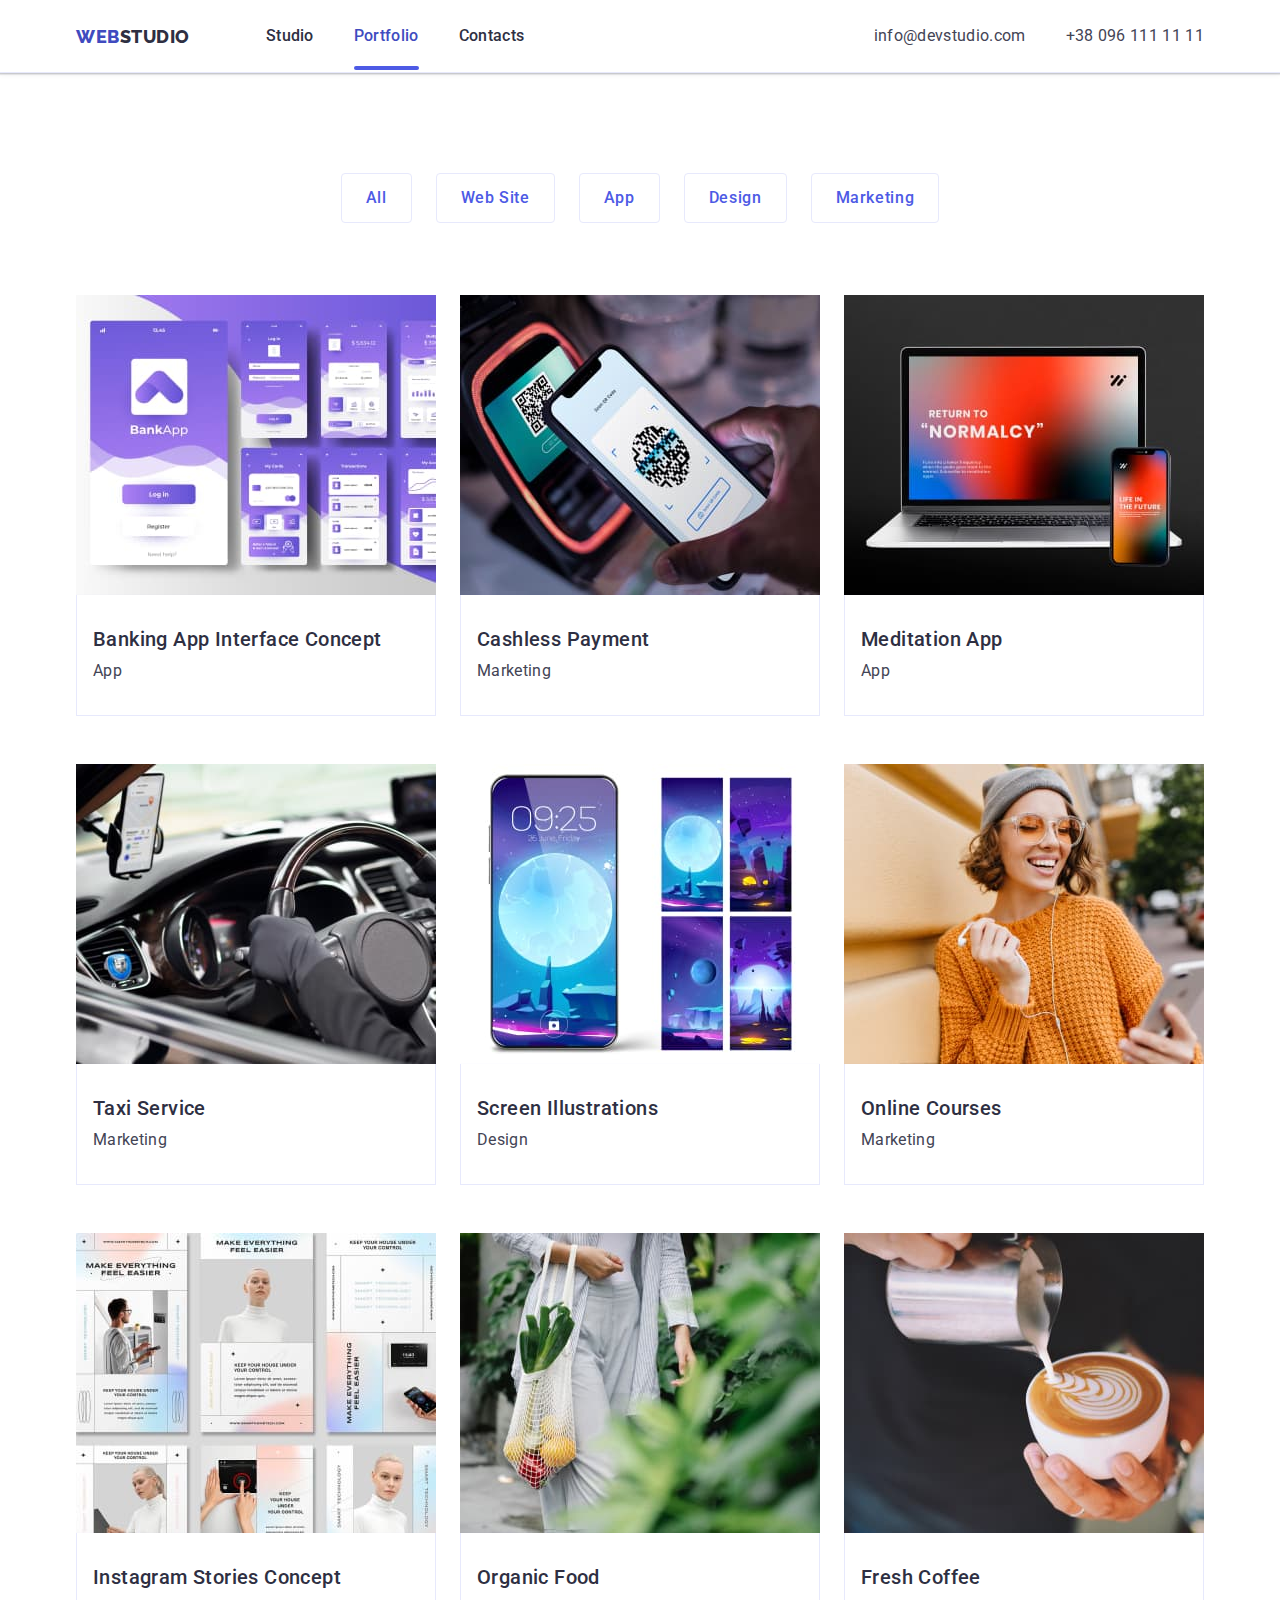
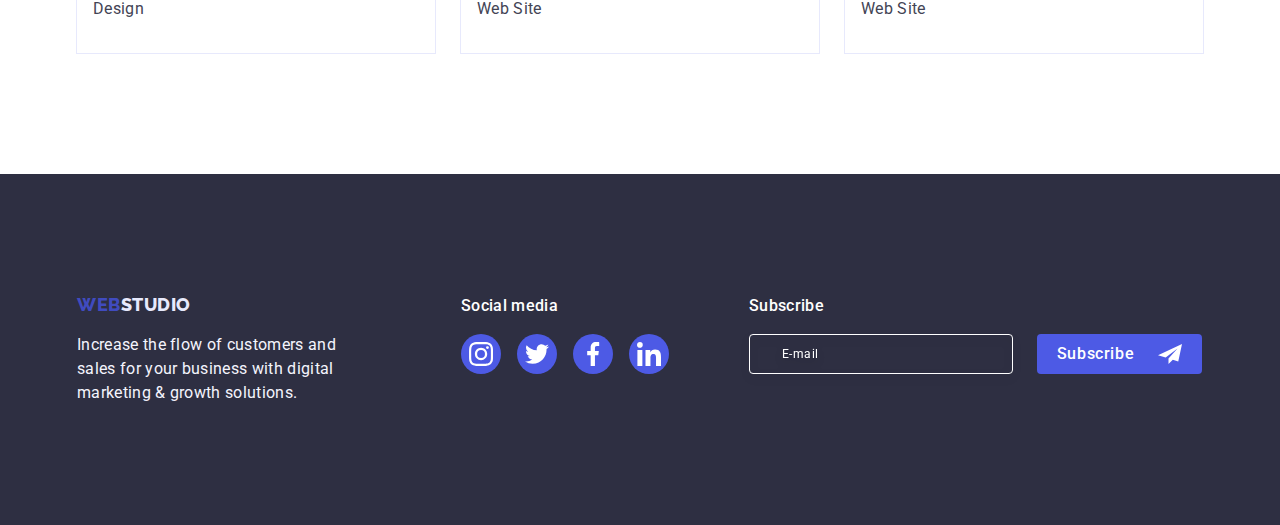
<file: portfolio.html>
<!DOCTYPE html>
<html lang="en">

<head>
    <meta charset="UTF-8">
    <meta http-equiv="X-UA-Compatible" content="IE=edge">
    <meta name="viewport" content="width=device-width, initial-scale=1.0">
    <title>Web Studio - Effective Solutions for Your Business</title>
    <link rel="stylesheet" href="https://cdn.jsdelivr.net/npm/modern-normalize@1.1.0/modern-normalize.min.css">
    <link rel="stylesheet" href="./css/styles.css">
    <link rel="preconnect" href="https://fonts.googleapis.com">
    <link rel="preconnect" href="https://fonts.gstatic.com" crossorigin>
    <link
        href="https://fonts.googleapis.com/css2?family=Raleway:wght@800&family=Roboto:wght@400;500;700;900&display=swap"
        rel="stylesheet">
</head>

<body>

    <header class="header">
        <div class="container header-container">
            <nav class="header-nav">
                <a class="logo" href="./index.html"><span class="logo-span">WEB</span>STUDIO</a>
                <ul class="header-list">
                    <li class="header-link"><a class="nav-list-link" href="./index.html">Studio</a></li>
                    <li class="header-link"><a class="nav-list-link current" href="./portfolio.html">Portfolio</a></li>
                    <li class="header-link"><a class="nav-list-link" href="">Contacts</a></li>
                </ul>
            </nav>
            <ul class="header-contacts">
                <li class="link-email">
                    <a class="email" href="mailto:info@devstudio.com">
                        info@devstudio.com
                    </a>
                </li>
                <li class="link-contact">
                    <a class="contact-number" href="tel:+380961111111">
                        +38 096 111 11 11
                    </a>
                </li>
            </ul>
            <button class="menu-toggle btn-menu-hamburger js-open-menu" aria-expanded="false" aria-controls="mobile-menu">
                <svg class="svg-mobile-menu" width="32" height="22">
                    <use href="./images/icons.svg#icon-mobile-menu"></use>
                </svg>
            </button>
        </div>
    
    </header>

    <main>
        <section class="section-portfolio">
            <div class="container">
                <!-- Filtr -->
                <h1 class="visually-hidden">Portfolio</h1>
                <ul class="filter">
                    <li>
                        <button class="btn" type="button">
                            All
                        </button>
                    </li>
                    <li>
                        <button class="btn" type="button">
                            Web Site
                        </button>
                    </li>
                    <li>
                        <button class="btn" type="button">
                            App
                        </button>
                    </li>
                    <li>
                        <button class="btn" type="button">
                            Design
                        </button>
                    </li>
                    <li>
                        <button class="btn" type="button">
                            Marketing
                        </button>
                    </li>
                </ul>
                <!-- portfolio-list -->
                <ul class="portfolio-list">
                    <li class="portfolio-list-li">
                        <a class="portfolio-link" href="">
                            <div class="portfolio-img">
                                <img src="./images/portfolio1.jpg"
                                srcset="./images/portfolio1.jpg 1x
                                        ./images/portfolio1.jpg@x2 2x" 
                                alt="bankAppsKards" width="360">
                                <p class="portfolio-img-text">
                                    14 Stylish and User-Friendly App Design Concepts · Task Manager App · Calorie Tracker
                                    App · Exotic Fruit Ecommerce App ·
                                    Cloud Storage App
                                </p>
                            </div>
    
                            <div class="portfolio-text-block">
                                <h2 class="title-bold">Banking App Interface Concept</h2>
                                <p class="desk-portfolio">App</p>
                            </div>
                        </a>
    
                    </li>
                    <li class="portfolio-list-li">
                        <a class="portfolio-link" href="">
                            <div class="portfolio-img">
                                <img src="./images/portfolio2.jpg" 
                                 srcset="./images/portfolio2.jpg 1x
                                        ./images/portfolio2.jpg@x2 2x" 
                                alt="qrCodeInPhone" width="360">
                                <p class="portfolio-img-text">
                                    14 Stylish and User-Friendly App Design Concepts · Task Manager App · Calorie Tracker
                                    App · Exotic Fruit
                                    Ecommerce App ·
                                    Cloud Storage App
                                </p>
                            </div>
                            <div class="portfolio-text-block">
                                <h2 class="title-bold">Cashless Payment</h2>
                                <p class="desk-portfolio">Marketing</p>
                            </div>
                        </a>
                    </li>
                    <li class="portfolio-list-li">
                        <a class="portfolio-link link" href="">
                            <div class="portfolio-img">
                                <img src="./images/portfolio3.jpg" 
                                 srcset="./images/portfolio3.jpg 1x
                                        ./images/portfolio3.jpg@x2 2x"
                                alt="Laptop&Phone" width="360">
                                <p class="portfolio-img-text">
                                    14 Stylish and User-Friendly App Design Concepts · Task Manager App · Calorie Tracker
                                    App · Exotic Fruit
                                    Ecommerce App ·
                                    Cloud Storage App
                                </p>
                            </div>
                            <div class="portfolio-text-block">
                                <h2 class="title-bold">Meditation App</h2>
                                <p class="desk-portfolio">App</p>
                            </div>
                        </a>
                    </li>
                    <li class="portfolio-list-li">
                        <a class="portfolio-link link" href="">
                            <div class="portfolio-img">
                                <img src="./images/portfolio4.jpg" 
                                 srcset="./images/portfolio4.jpg 1x
                                        ./images/portfolio4.jpg@x2 2x"
                                alt="Taxi&TaxidriversHands" width="360">
                                <p class="portfolio-img-text">
                                    14 Stylish and User-Friendly App Design Concepts · Task Manager App · Calorie Tracker
                                    App · Exotic Fruit
                                    Ecommerce App ·
                                    Cloud Storage App
                                </p>
                            </div>
                            <div class="portfolio-text-block">
                                <h2 class="title-bold">Taxi Service</h2>
                                <p class="desk-portfolio">Marketing</p>
                            </div>
                        </a>
                    </li>
                    <li class="portfolio-list-li">
                        <a class="portfolio-link link" href="">
                            <div class="portfolio-img">
                                <img src="./images/portfolio5.jpg" 
                                 srcset="./images/portfolio5.jpg 1x
                                        ./images/portfolio5.jpg@x2 2x"
                                alt="ilustrationsWithMoon" width="360">
                                <p class="portfolio-img-text">
                                    14 Stylish and User-Friendly App Design Concepts · Task Manager App · Calorie Tracker
                                    App · Exotic Fruit
                                    Ecommerce App ·
                                    Cloud Storage App
                                </p>
                            </div>
                            <div class="portfolio-text-block">
                                <h2 class="title-bold">Screen Illustrations</h2>
                                <p class="desk-portfolio">Design</p>
                            </div>
                        </a>
                    </li>
                    <li class="portfolio-list-li">
                        <a class="portfolio-link link" href="">
                            <div class="portfolio-img">
                                <img src="./images/portfolio6.jpg" 
                                 srcset="./images/portfolio6.jpg 1x
                                        ./images/portfolio6.jpg@x2 2x"
                                alt="HappyWoman" width="360">
                                <p class="portfolio-img-text">
                                    14 Stylish and User-Friendly App Design Concepts · Task Manager App · Calorie Tracker
                                    App · Exotic Fruit
                                    Ecommerce App ·
                                    Cloud Storage App
                                </p>
                            </div>
                            <div class="portfolio-text-block">
                                <h2 class="title-bold">Online Courses</h2>
                                <p class="desk-portfolio">Marketing</p>
                            </div>
                        </a>
                    </li>
                    <li class="portfolio-list-li">
                        <a class="portfolio-link link" href="">
                            <div class="portfolio-img">
                                <img src="./images/portfolio7.jpg" 
                                 srcset="./images/portfolio7.jpg 1x
                                        ./images/portfolio7.jpg@x2 2x"
                                alt="CardsWithPeople" width="360">
                                <p class="portfolio-img-text">
                                    14 Stylish and User-Friendly App Design Concepts · Task Manager App · Calorie Tracker
                                    App · Exotic Fruit
                                    Ecommerce App ·
                                    Cloud Storage App
                                </p>
                            </div>
                            <div class="portfolio-text-block">
                                <h2 class="title-bold">Instagram Stories Concept</h2>
                                <p class="desk-portfolio">Design</p>
                            </div>
                        </a>
                    </li>
                    <li class="portfolio-list-li">
                        <a class="portfolio-link" href="">
                            <div class="portfolio-img">
                                <img src="./images/portfolio8.jpg" 
                                 srcset="./images/portfolio8.jpg 1x
                                        ./images/portfolio8.jpg@x2 2x"
                                alt="wegetableEndGemuseInBag" width="360">
                                <p class="portfolio-img-text">
                                    14 Stylish and User-Friendly App Design Concepts · Task Manager App · Calorie Tracker
                                    App · Exotic Fruit
                                    Ecommerce App ·
                                    Cloud Storage App
                                </p>
                            </div>
                            <div class="portfolio-text-block">
                                <h2 class="title-bold">Organic Food</h2>
                                <p class="desk-portfolio">Web Site</p>
                            </div>
                        </a>
                    </li>
                    <li class="portfolio-list-li">
                        <a class="portfolio-link" href="">
                            <div class="portfolio-img">
                                <img src="./images/portfolio9.jpg" 
                                 srcset="./images/portfolio9.jpg 1x
                                        ./images/portfolio9.jpg@x2 2x"
                                alt="MakeCapuchino" width="360">
                                <p class="portfolio-img-text">
                                    14 Stylish and User-Friendly App Design Concepts · Task Manager App · Calorie Tracker
                                    App · Exotic Fruit
                                    Ecommerce App ·
                                    Cloud Storage App
                                </p>
                            </div>
                            <div class="portfolio-text-block">
                                <h2 class="title-bold">Fresh Coffee</h2>
                                <p class="desk-portfolio">Web Site</p>
                            </div>
                        </a>
                    </li>
                </ul>
            </div>
        </section>
    
    </main>
   

    <footer class="footer">
        <div class="container footer-container">
            <div class="footer-info">
                <a class="logo-footer" href="./index.html">
                    <span class="logo-span">WEB</span>STUDIO
                </a>
                <p class="footer-text">Increase the flow of customers and sales for your business with digital marketing &
                    growth solutions.</p>
            </div>
            <div class="social-links">
                <p class="title-list-text">Social media</p>
                <ul class="dark social-list">
                    <li class="footer-socials">
                        <a class="social-link" href="">
                            <svg class="socials-svg letter" width="24" height="24">
                                <use href="./images/icons.svg#icon-instagram"></use>
                            </svg>
                        </a>
                    </li>
                    <li class="footer-socials">
                        <a class="social-link" href="">
                            <svg class="socials-svg letter" width="24" height="24">
                                <use href="./images/icons.svg#icon-twitter"></use>
                            </svg>
                        </a>
                    </li>
                    <li class="footer-socials">
                        <a class="social-link" href="">
                            <svg class="socials-svg letter" width="24" height="24">
                                <use href="./images/icons.svg#icon-facebook"></use>
                            </svg>
                        </a>
                    </li>
                    <li class="footer-socials">
                        <a class="social-link" href="">
                            <svg class="socials-svg letter" width="24" height="24">
                                <use href="./images/icons.svg#icon-linkedin"></use>
                            </svg>
                        </a>
                    </li>
                </ul>
    
            </div>
            <div class="footer-social-links">
                <p class="title-list-text">Subscribe</p>
                <form class="footer-form">
                    <label class="footer-label">
                        <input class="input-mail" placeholder="E-mail" type="email" name="email" id="email" /></label>
                    <button class="btn-footer" type="submit">Subscribe
                        <svg class="icon-frame" width="24" height="24">
                            <use href="./images/icons.svg#icon-frame"></use>
                        </svg>
                    </button>
                </form>
            </div>
    
        </div>
    </footer>


</body>

</html>
</file>
<file: css/styles.css>
:root {
    /* Font */
    --secondary-font-family: Roboto, sans-serif;
    --primary-font: Raleway, sans-serif;
    /* Colors */
   --page-color: #ffff;
    --main-dark-cl: #111111;
    --main-light-cl: #ffffff;
    --accent-iris-cl: #404BBF;
    --accent-ocean-cl: #4D5AE5;
    --navi-blue-cl: #2E2F42;
    --grey-cl-70: rgba(17, 17, 17, 0.7);
    --light-grey-cl: #8E8F99;
    --main-dark-bg: #434455;
    --helper-cl: #E7E9FC;

    /* Others */
    --btn-radius: 4px;
    --btn-border: 1px solid transparent;
    --cursor: pointer;
}


/**
  |============================
  | Common styles
  |============================
*/
body {
    font-family: var(--secondary-font-family);
    color: var(--main-dark-cl);
    background-color: var(--page-color);

}

/* Reset */
h1,
h2,
h3,
h4,
h5,
h6,
p {
    margin: 0;
    padding: 0;
}

img {
    display: block;
    max-width: 100%;
    height: auto;
}

ul {
    list-style: none;
    margin: 0;
    padding: 0;
}

a {
    text-decoration: none;
    
}

button {
    font-family: var(--secondary-font-family);
    cursor: pointer;
}


.visually-hidden {
    position: absolute;
    width: 1px;
    height: 1px;
    margin: -1px;
    border: 0;
    padding: 0;
    white-space: nowrap;
    clip-path: inset(100%);
    clip: rect(0 0 0 0);
    overflow: hidden;
}

.container {
    max-width: 320px;
    margin: 0 auto;
    padding: 0 16px;
}
@media screen and (min-width: 768px) {
    .container {
        max-width: 768px;

    }
}

@media only screen and (max-width: 1158px) {
    .container {
        max-width: 1128px;
        padding: 0 15px;
    }
}

 @media only screen and (min-width: 1158px) {
    .section {
        
        margin-left: auto;
        margin-right: auto;
    }}

/**
  |============================
  | Header styles
  |============================
*/
.header {
    border-bottom: 1px solid #e7e9fc;
    box-shadow: 0px 2px 1px rgba(46, 47, 66, 0.08), 0px 1px 1px rgba(46, 47, 66, 0.16),
        0px 1px 6px rgba(46, 47, 66, 0.08);
}
.logo {
    color: var(--navi-blue-cl);
    font-family: var(--primary-font);
    font-weight: 800;
    font-size: 18px;
    line-height: 1.17;
    letter-spacing: 0.54px;
    text-transform: uppercase;
    margin: 25.5px 0;
}

.logo-span {
    color: var(--accent-iris-cl);

}
.btn-menu-hamburger {
    padding: 0;
    margin: 0;
    stroke: #2e2f42;
    border: none;
    background-color: transparent;
    font-size: 0px;
}
.header-container {
    padding: 24px 16px;
    display: flex;
    align-items: center;
    justify-content: space-between;
    
        
}

@media only screen and (max-width: 767px) {
    .header-list,
    .header-contacts {
        display: none;
    }
    
}


@media only screen and (min-width: 768px) {

    .header-container {
        padding: 0 16px ;
        /*display: flex;
        justify-content: space-between;*/
    }

    .btn-menu-hamburger {
        display: none;
    }

    .header-list {
        margin-left: 120px;
        display: flex;
        gap: 40px;
    }
    .header-nav {
        display: flex;
        align-items: center;
    }

    .nav-list-link {
        font-weight: 500;
        font-size: 16px;
        line-height: 1.5;
        letter-spacing: 0.02em;
        padding: 24px 0;
        color: #2e2f42;
        transition: color 250ms cubic-bezier(0.4, 0, 0.2, 1);
    }
    .nav-list-link.current {
            color: var(--accent-iris-cl);
            position: relative;
    
        }
    .current::after {
        content: "";
        position: absolute;
        background-color: var(--accent-ocean-cl);
        border-radius: 2px;
        width: 100%;
        height: 4px;
        bottom: -1px;
        left: 0;
    }
    .nav-list-link:hover,
    .nav-list-link:focus,
    .nav-list-link.current:hover,
    .nav-list-link.current:focus,
    .email:hover,
    .contact-number:hover,
    .email:focus,
    .contact-number:focus {
        color: var(--accent-ocean-cl);

    }
    .header-contacts {
        display: flex;
        flex-direction: column;
    }

    .email,
    .contact-number {
        font-family: var(--secondary-font-family);
        font-style: normal;
        font-size: 16px;
        line-height: 1.5;
        letter-spacing: 0.32px;
        color: #434455;
        
    }
}
@media only screen and (min-width: 1158px) {
    .container {
            max-width: 1158px;
            padding: 0 15px;
        }
    .header-contacts {
        flex-direction: row;
        gap: 40px;
    }

   
    .header-list {
        margin-left: 76px;
    }

    .link-email,.contact-number {
        font-size: 16px;
    }}
    
/**
  |============================
  | Hero section
  |============================
*/

 @media screen and (min-width: 320px) and (max-width: 428px) {
     .hero {
         padding: 112px 0 112px 0;
         background: linear-gradient(rgba(46, 47, 66, 0.7), rgba(46, 47, 66, 0.7)), url(../images/mob-bg@x1.jpg);
         background-size: cover;
        background-color: var(--main-dark-bg);
        background-position: center;
        background-repeat: no-repeat;
     }

     @media (min-device-pixel-ratio: 2),
     (min-resolution: 192dpi),
     (min-resolution: 2dppx) {
         .hero {
             background: linear-gradient(rgba(46, 47, 66, 0.7), rgba(46, 47, 66, 0.7)), url(../images/mob-bg@x2.jpg);
            background-color: var(--main-dark-bg);
            background-size: cover;
            background-position: center;
            background-repeat: no-repeat;
         }
     }
 }

  @media screen and (min-width: 429px) and (max-width: 768px) {
     .hero {
         background: linear-gradient(rgba(46, 47, 66, 0.7), rgba(46, 47, 66, 0.7)), url(../images/tab-bg@x1.jpg);
         padding: 112px 0 112px 0;
        background-color: var(--main-dark-bg);
        background-size: cover;
        background-position: center;
        background-repeat: no-repeat;
     }

     @media (min-device-pixel-ratio: 2),
     (min-resolution: 192dpi),
     (min-resolution: 2dppx) {
         .hero {
             background: linear-gradient(rgba(46, 47, 66, 0.7), rgba(46, 47, 66, 0.7)), url(../images/tab-bg@x2.jpg);
            background-color: var(--main-dark-bg);
            background-size: cover;
            background-position: center;
            background-repeat: no-repeat;
         }
     }
 }

  @media screen and (min-width: 769px) {
     .hero {
         background: linear-gradient(rgba(46, 47, 66, 0.7), rgba(46, 47, 66, 0.7)), url(../images/dextop@x1.jpg);
         padding: 188px 0 188px 0;
         background-size: cover;
        background-color: var(--main-dark-bg);
        width: 1440px;
        background-size: cover;
        background-position: center;
        background-repeat: no-repeat;
     }

     @media (min-device-pixel-ratio: 2),
     (min-resolution: 192dpi),
     (min-resolution: 2dppx) {
         .hero {
             background: linear-gradient(rgba(46, 47, 66, 0.7), rgba(46, 47, 66, 0.7)), url(../images/dextop@x2.jpg);
            background-color: var(--main-dark-bg);
            width: 1440px;
            background-size: cover;
            background-position: center;
            background-repeat: no-repeat;
         }
     }
 }
.main-title {
    display: block;
    font-family: var(--secondary-font-family);
    font-size: 36px;
    font-style: normal;
    font-weight: 700;
    line-height: 1.07;
    letter-spacing: 0.72px;
    text-transform: capitalize;
    text-align: center;
    color: var(--main-light-cl);
    
    margin-bottom: 72px;
}
.modal-btn {
    display: block;
    font-family: var(--secondary-font-family);
    padding: 16px 32px;
    font-weight: 500;
    font-size: 16px;
    line-height: 1.5;
    letter-spacing: 0.64px;
    text-align: center;
    color: var(--main-light-cl);
    background: var(--accent-ocean-cl);
    border: none;
    border-radius: var(--btn-radius);
    cursor: var(--cursor);
    box-shadow: 0px 4px 4px 0px rgba(0, 0, 0, 0.15);
    transition: background-color 250ms cubic-bezier(0.4, 0, 0.2, 1);
    margin-left: auto;
    margin-right: auto;
}

.modal-btn:hover,
.modal-btn:focus {
    background-color: var(--accent-iris-cl);
}
@media only screen and (max-width: 427px) {
    .main-title {
        font-size: 30px;
        
    }
}

@media only screen and (min-width: 767px) {
   .main-title{
    font-family: var(--secondary-font-family);
    min-width: 496px;
    font-size: 56px;
    line-height: 1.07;
    letter-spacing: 0.02em;
    margin-bottom: 36px;
  }
}

@media only screen and (min-width: 1157px) {
    
    .hero {
        min-height: 600px;
        padding-top: 188px;
    }

    .main-title {
        font-size: 56px;
        min-width: 496px;
        margin-bottom: 48px;
    }
}

/**
  |============================
  | Benefits
  |============================
*/
.benefits-section {
    padding: 96px 0;
}

.benefits-simbol {
    display: none;
}

.benefits-list {
    display: flex;
    flex-direction: column;
    gap: 72px;
    
    
}
.title-list-item {
    text-align: center;
    font-family: var(--secondary-font-family);
    font-size: 36px;
    font-style: normal;
    font-weight: 700;
    line-height: 1.1;
    letter-spacing: 0.72px;
    text-transform: capitalize;
    color: var(--navi-blue-cl);
    margin-bottom: 8px;
}

.text {
    font-family: var(--secondary-font-family);
    font-size: 16px;
    font-weight: 500;
    line-height: 1.5;
    letter-spacing: 0.32px;
    color: var(--main-dark-bg);
}
@media only screen and (min-width: 767px){
    .benefits-section {
        padding: 96px 0;
        }
    .benefits-list {
        flex-direction: row;
        flex-wrap: wrap;
        gap: 72px 24px;
    }

    .benefits-item {
        max-width: calc((100% - 24px) / 2);
    }

    .title-list-item {
        text-align: left;
       
    }
   
}
@media only screen and (min-width: 1157px){
    .benefits-section {
        padding: 120px 0 60px 0;
    }

    .benefits-simbol {
        display: flex;
        align-items: center;
        justify-content: center;
        height: 112px;
        background-color: #F4F4FD;
        border-radius: var(--btn-radius);
        margin-bottom: 8px;
    }

    .benefits-list {
        gap: 8px 24px;
        flex-shrink: 0;
        flex-wrap: nowrap;
        
    }
        .title-list-item {
        font-family: var(--secondary-font-family);
        font-size: 20px;
        line-height: 1.2;
        letter-spacing: 0.4px;
        margin-bottom: 8px;
        }
    .benefits-item {
        max-width: calc((100% - 72px) / 4);
    }
    /*.benefits-item:not(:first-child) {
        margin-left: 24px;
    }*/
    
}


/**
  |============================
  | Galeries
  |============================
*/
 @media only screen  and (max-width: 1158px){
.content {
        display: none;

    }
 }
.content {
    padding: 60px 0 120px 0;
}
.title-large {
    padding-top: 0;
    
    margin-bottom: 72px;
    font-family: var(--secondary-font-family);
    font-weight: 700;
    font-size: 36px;
    line-height: 1.11;
    text-align: center;
    letter-spacing: 0.72px;
    color: var(--navi-blue-cl);
    text-transform: capitalize;

}
/*.list-item:not(:nth-child(3n)) {
    margin-right: 24px;
}*/
.content-list {
        display: flex;
        gap: 24px;
    }
    .galery-img {
        border: var(--btn-border) #E7E9FC;
        background-repeat: no-repeat;
    }


/**
  |============================
  | subjekt
  |============================
*/

.section-team {
    
    background-color: #E7E9FC;
    padding: 96px 0;
    
}

.team {
    display: flex;
    flex-direction: column;
    align-items: center;
    gap: 72px;
}

.team-item {
    max-width: 100%;
    border-radius: 0px 0px 4px 4px;
    /* flex-basis: calc((100% - 3 * 24px) / 4);*/
    text-align: center;
    box-shadow: 0px 2px 1px 0px rgba(46, 47, 66, 0.08), 0px 1px 1px 0px rgba(46, 47, 66, 0.16), 0px 1px 6px 0px rgba(46, 47, 66, 0.08);
}
.team-fon {
    background-color: #ffffff;
    box-shadow: 0px 1px 6px rgba(46, 47, 66, 0.08), 0px 1px 1px rgba(46, 47, 66, 0.16),
        0px 2px 1px rgba(46, 47, 66, 0.08);
}
/*.team-item:not(:last-child) {
    margin-right: 24px;
}

*/

.name-team {
    
    padding: 32px 0;
}

.team-title {
    text-align: center;
    margin-bottom: 8px;
    color: var(--navi-blue-cl);
    font-weight: 500;
    font-size: 20px;
    line-height: 1.2;
    letter-spacing: 0.4px;
}

.team-text {
    font-size: 16px;
    line-height: 1.5;
    letter-spacing: 0.02em;
    margin-bottom: 18px;
    color: var(--light-grey-cl);
    text-align: center;
}

.social-list {
    display: flex;
    flex-wrap: wrap;
    justify-content: center;
    gap: 24px;
}


.socials {

    width: 40px;
    height: 40px;
}

.social-link {
    display: flex;
    background-color: var(--accent-ocean-cl);
    align-items: center;
    justify-content: center;
    width: 100%;
    height: 100%;
    border-radius: 50%;
    transition: background-color 250ms cubic-bezier(0.4, 0, 0.2, 1);
}


.socials-svg {
    fill: currentColor;

}

.social-link:hover,
.social-link:focus {
    background-color: var(--accent-iris-cl);

}

.letter {
    fill: var(--main-light-cl);
}

@media only screen and (min-width: 767px) {
    .section-team {
            padding: 96px 0;
        }
    .team {
        max-width: 552px;
        flex-direction: row;
        flex-wrap: wrap;
        gap: 64px 24px;
        margin: 0 auto;
    }

    .team-item {
        width: calc((100% - 24px) / 2);
    }

}

@media only screen and (min-width: 1157px) {
    .section-team {
        padding: 120px 0;
    }
    

    .team-item {
        width: calc((100% - 24px) / 2);
    }

    .team,
    .clients {
        min-width: 1128px;
        flex-wrap: nowrap;
        gap: 24px;
        margin: 0 auto;
    }
}

/**
  |============================
  | Clients
  |============================
*/
.section-customers {
    padding: 96px 0;
}

.clients-list {
    
    display: flex;
    flex-wrap: wrap;
    flex-shrink: 0;
    gap: 72px 16px;


}

.clients-list-li {
    width: calc((100% - 16px) / 2);
    height: 88px;
}



.clients-list-link {
    display: flex;
    align-items: center;
    justify-content: center;
    width: 100%;
    height: 100%;
    color: var(--light-grey-cl);
    border-radius: 4%;
    border: 1px solid var(--light-grey-cl);
    transition: border-color 250ms cubic-bezier(0.4, 0, 0.2, 1), color 250ms cubic-bezier(0.4, 0, 0.2, 1);
}

.svg-client {
    fill: currentColor;
}

.clients-list-link:hover,
.clients-list-link:focus {
    color: var(--accent-ocean-cl);
    border-color: var(--accent-ocean-cl);
}

.svg-client:hover,
.svg-client:focus {
    fill: var(--accent-ocean-cl);


}

@media only screen and (min-width: 767px) {
    .clients-list-li {
        width: calc((100% - 48px) / 3);
    }

    .clients-list {
        max-width: 552px;
        margin: 0 auto;
    }
    .section-customers {
        padding: 96px 0;
    }

}

@media only screen and (min-width: 1157px) {
    .clients-list {
        max-width: 1128px;
        gap: 24px;
    }

    .clients-list-li {
        width: calc((100% - 120px) / 6);
        
    }

    .clients-list-link {
        width: 168px;
        height: 88px;
    }

    .section-customers {
        padding:120px 0;
    }
}

/**
  |============================
  |Portfolio
  |============================
*/
.btn {
    font-family: 'Roboto', sans-serif;
    font-weight: 500;
    font-size: 16px;
    line-height: 1.5;
    letter-spacing: 0.04em;
    color: var(--accent-ocean-cl);
    background-color: var(--page-color);
    padding: 12px 24px;
    border: 1px solid #e7e9fc;
    border-radius: 4px;
    transition: color 250ms cubic-bezier(0.4, 0, 0.2, 1),
        background-color 250ms cubic-bezier(0.4, 0, 0.2, 1),
        border-color 250ms cubic-bezier(0.4, 0, 0.2, 1), box-shadow 250ms cubic-bezier(0.4, 0, 0.2, 1);
}



.btn:hover,
.btn:focus {
    color: var(--main-light-cl);
    background-color: var(--accent-iris-cl);
    cursor: pointer;
    border: 1px solid transparent;
    box-shadow: 0px 3px 1px rgba(0, 0, 0, 0.1), 0px 2px 1px rgba(0, 0, 0, 0.08),
        0px 2px 2px rgba(0, 0, 0, 0.12);
}

.desk-portfolio {
    font-size: 16px;
    line-height: 1.5;
    letter-spacing: 0.02em;
    color: var(--main-dark-bg);
}

/**
  |============================
  | portfolio section
  |============================
*/
.section-portfolio {
    padding: 48px 0;
    
}

.filter {
    display: flex;
    flex-wrap: wrap;
    gap: 16px 24px;
    margin-bottom: 72px;
}

@media only screen and (min-width: 768px) {
    .section-portfolio {
        padding-top: 64px;
        padding-bottom: 96px;
    }

    .filter {
        justify-content: center;
        gap: 24px;
    }
}

@media only screen and (min-width: 1158px) {
    .section-portfolio {
        padding: 100px 0 120px 0;
        
    }
}

.portfolio-list {
    display: flex;
    flex-direction: column;
    align-items: center;
    gap: 48px;
}

.portfolio-list-li {
    width: 100%;
}

@media only screen and (min-width: 768px) {
    
    .portfolio-list {
        flex-direction: row;
        flex-wrap: wrap;
        gap: 72px 24px;
    }

    .portfolio-list-li {
        width: calc((100% - 24px) / 2);
    }
}

@media only screen and (min-width: 1158px) {

    .portfolio-list {
        gap: 48px 24px;
    }

    .portfolio-list-li {
        width: calc((100% - 48px) / 3);
    }
}

.portfolio-link {
    display: block;
    transition: box-shadow 250ms cubic-bezier(0.4, 0, 0.2, 1);
}

.portfolio-link:hover,
.portfolio-link:focus {
    box-shadow: 0px 1px 6px rgba(46, 47, 66, 0.08), 0px 1px 1px rgba(46, 47, 66, 0.16),
        0px 2px 1px rgba(46, 47, 66, 0.08);
}

.portfolio-img {
    position: relative;
    overflow: hidden;
}

.portfolio-img-text {
    position: absolute;
    top: 0;
    font-size: 16px;
    line-height: 1.5;
    letter-spacing: 0.02em;
    color: #f4f4fd;
    padding: 40px 32px;
    background-color: #4d5ae5;
    width: 100%;
    height: 100%;
    transform: translateY(100%);
    transition: transform 250ms cubic-bezier(0.4, 0, 0.2, 1);
}

.portfolio-link:hover .portfolio-img-text,
.portfolio-link:focus .portfolio-img-text {
    transform: translateY(0%);
}

.portfolio-text-block {
    padding: 32px 16px;
    border: 1px solid var(--helper-cl);
    border-top: none;
}

.title-bold {
    font-weight: 500;
    font-size: 20px;
    line-height: 1.2;
    letter-spacing: 0.02em;
    color: var(--navi-blue-cl);
    margin-bottom: 8px;
}

/**
  |============================
  | Footer section
  |============================
*/

.footer {
    padding: 96px 0;
    background: var(--navi-blue-cl);
}

.footer-container {
    display: flex;
    align-items: baseline;
    flex-direction: column;
    align-items: center;
    padding: 0 15px;
    
}

.footer-info {
    display: flex;
    flex-direction: column;
    margin: 0;
    max-width: 264px;
    flex-shrink: 0;
    
}

.logo-footer {
    display: inline-block;
    margin-bottom: 16px;
    color: var(--helper-cl);
    font-family: var(--primary-font);
    font-size: 18px;
    font-style: normal;
    font-weight: 800;
    line-height: 1.17;
    letter-spacing: 0.54px;
    text-transform: uppercase;
    text-align: center;
}

.footer-text {
    max-width: 264px;
    font-family: var(--secondary-font-family);
    color: #F4F4FD;
    font-size: 16px;
    font-style: normal;
    font-weight: 400;
    line-height: 1.5;
    letter-spacing: 0.32px;
    width: 100%;
}
.social-links {
    display: flex;
    flex-direction: column;
    flex-shrink: 0;
    flex-wrap: wrap;
    justify-content: center;
    text-align: center;
    margin: 72px 0px 72px 0px;

}
.footer-socials {

    width: 40px;
    height: 40px;
}

.footer-social-links {
    margin: 0;
    display: flex;
    /*align-items: baseline;*/
    flex-direction: column;
}

.title-list-text {
    font-family: var(--secondary-font-family);
    margin-bottom: 16px;
    color: var(--main-light-cl);
    font-size: 16px;
    font-weight: 500;
    line-height: 1.5;
    letter-spacing: 0.32px;
    margin-left: auto;
    margin-right: auto;

}

.dark {
    display: flex;
    gap: 16px;
    flex-wrap: wrap;
}

.dark .social-link {
    width: 100%;
    height: 100%;
    border-radius: 50%;
    display: flex;
    align-items: center;
    justify-content: center;
    background: var(--accent-ocean-cl);
    transition: background-color 250ms cubic-bezier(0.4, 0, 0.2, 1);
}

.dark .socials-svg {
    fill: var(--main-light-cl);
}

.dark .social-link:hover,
.dark .social-link:focus {
    background-color: #31D0AA;
}
.footer-social-links {
    text-align: center;
    width: 100%;
}

.footer-form {
    display: flex;
    flex-direction: column;
    gap: 16px;
    align-items: center;
    justify-content: center;
    transition: background-color 250ms cubic-bezier(0.4, 0, 0.2, 1);
       
}
.footer-label {
    width: 398px;
    width: 100%;
   
}

.input-mail {
    
    width: 398px;
    height: 40px;
    font-weight: 400;
    font-size: 12px;
    line-height: 1.5;
    letter-spacing: 0.04em;
    background-color: transparent;
    border-radius: 4px;
    color: var(--main-light-cl);
    border: 1px solid var(--main-light-cl);
    filter: drop-shadow(0px 4px 4px rgba(0, 0, 0, 0.15));
    outline: none;
    padding: 0 16px;
    box-sizing: border-box;
}
@media only screen and (max-width: 427.8px) {
   .input-mail{
    width: 90%;
    
    
  }
}

.input-mail::placeholder {
    color: var(--main-light-cl);
    font-family: var(--secondary-font-family);
    font-size: 12px;
    font-style: normal;
    font-weight: 400;
    line-height: 2;
    letter-spacing: 0.48px;
    padding-left: 16px;
}

.btn-footer {
    display: flex;
    justify-content: center;
    flex-wrap: wrap;
    align-items: center;
    /*border: var(--btn-border);*/
    color: var(--main-light-cl);
    text-align: center;
    font-family: var(--secondary-font-family);
    font-size: 16px;
    font-style: normal;
    font-weight: 500;
    line-height: 1.5;
    letter-spacing: 0.64px;
    width: 165px;
    min-height: 40px;
    border-radius: var(--btn-radius);
    border: none;
    background-color: var(--accent-ocean-cl);
    transition: background-color 250ms cubic-bezier(0.4, 0, 0.2, 1);
    gap: 16px;
    
}

.icon-frame {
    fill: currentColor;
}

@media only screen and (min-width: 767px){
.footer {
    padding: 96px 0;
}
.footer-container {
       min-width: 552px;
        flex-direction: row;
        flex-wrap: wrap;
        align-items: flex-start;
        gap: 72px 0;
        margin: 0 93px;
    }
    .logo-footer {
        margin-bottom: 17.5px;
        text-align: left;
    }
    .footer-info,
    .social-links {
        
        margin: 0;
        padding: 0;
       
    }
    *.footer-info {
        margin-right: 24px;
       /* margin-bottom: 72px;*/
    }*

    
    
    .title-list-text {
        text-align: left;
        margin:  0 0 16px 0;
    }

    .footer-form {
        display: flex;
        flex-direction: row;
        justify-content: flex-start;
        gap: 24px;
    }

    .input-mail,
    .footer-label {
        width: 264px;
    }
    


    .footer-social-links {
        text-align: left;
        
    }

    .btn-footer {
        margin: 0;
        flex-wrap: nowrap;
        gap: 24px;
    }
}
@media only screen and (min-width: 768px) and (min-width: 1157px){
    .footer {
        padding: 120px 0;
    }

    .footer-form {
        align-items: flex-start
    }

    .footer-container {
        display: flex;
        align-items: baseline;
        flex-wrap: nowrap;
        margin: 0 auto;
        padding: 0 16px 0 16px;
       
    }

    .footer-info {
        margin-right: 120px;
        
    }
    .footer-social-links {
        margin-left: 80px;
        
        
    }
    .btn-footer:hover,
    .btn-footer:focus {
        background-color: var(--accent-iris-cl);
    }
    
}


/**
  |============================
  | Modal Button 1
  |============================
*/


.backdrop {
    position: fixed;
    top: 0;
    left: 0;
    width: 100%;
    height: 100%;
    background-color: rgba(46, 47, 66, 0.4);
    transition: opacity 250ms cubic-bezier(0.4, 0, 0.2, 1),
                visibility 250ms cubic-bezier(0.4, 0, 0.2, 1);
}
    
.backdrop.is-hidden {
    opacity: 0;
    visibility: hidden;
    pointer-events: none;
}

.modal {
    position: absolute;
    top: 50%;
    left: 50%;
    padding: 72px 16px 24px 16px;
    background-color: #ffffff;
    transform: translate(-50%, -50%) scale(1);
    width: 408px;
    min-height: 584px;
    box-shadow: 0px 1px 1px rgba(0, 0, 0, 0.14), 0px 1px 3px rgba(0, 0, 0, 0.12),
            0px 2px 1px rgba(0, 0, 0, 0.2);
    border-radius: var(--btn-radius);
    transition: transform 250ms cubic-bezier(0.4, 0, 0.2, 1);
}

.modal-close-btn {
    position: absolute;
    display: flex;
    justify-content: center;
    align-items: center;
    top: 24px;
    right: 24px;
    width: 24px;
    height: 24px;
    background-color: var(--helper-cl);
    border: var(--btn-border) rgba(0, 0, 0, 0.1);
    border-radius: 50%;
    cursor: var(--cursor);
    transition: stroke 250ms cubic-bezier(0.4, 0, 0.2, 1);
}
.modal-close-svg {

    stroke: var(--navi-blue-cl);
    transition: stroke 250ms cubic-bezier(0.4, 0, 0.2, 1);
}
.modal-close-btn:hover,
.modal-close-btn:focus {
    background-color: var(--accent-iris-cl);
    border: none;
}
.modal-close-btn:hover .modal-close-svg,
.modal-close-btn:focus .modal-close-svg {
    fill: var(--main-light-cl);
}
.information {
    margin-bottom: 16px;
    text-align: center;
    font-size: 16px;
    line-height: 1.15;
    font-weight: 500;
    line-height: 1.5;
    letter-spacing: 0.02em;
    color: var(--navi-blue-cl);
}

.inputs-group {
    display: flex;
    flex-direction: column;
    width: 100%;
}

.contact-form-label {
    position: relative;
    display: block;
    font-weight: 400;
    font-size: 12px;
    line-height: 1.17;
    letter-spacing: 0.04em;
    color: var(--light-grey-cl);
    
}
.form-input-box {
    position: relative;
}

.contact-form-input {
    
    width: 100%;
    height: 40px;
    outline: transparent;
    margin-top: 4px;
    margin-bottom: 8px;
    cursor: pointer;
    border: 1px solid rgba(46, 47, 66, 0.4);
    border-radius: var(--btn-radius);
    background-color: transparent;
    transition: border-color 250ms cubic-bezier(0.4, 0, 0.2, 1);
    padding-left: 38px;  
        
}

.modal-svg {
    position: absolute;
    top: 50%;
    left: 16px;
    color: currentColor;
    transition: fill 250ms cubic-bezier(0.4, 0, 0.2, 1);
    transform: translateY(-50%);
    
    
}
.contact-form-input:focus {
    border-color: var(--accent-iris-cl);
}
.contact-form-input:focus + .modal-svg {
    fill: var(--accent-iris-cl);
}

.contact-form-message {
    width: 100%;
    height: 120px;
    resize: none;
    padding: 8px 16px;
    font-size: 12px;
    line-height: 1.17;
    letter-spacing: 0.04em;
    color: rgba(46, 47, 66, 0.4);
    border: 1px solid rgba(46, 47, 66, 0.4);
    border-radius: 4px;
    margin-top: 4px;
    outline: transparent;
    background-color: transparent;
    transition: border-color 250ms cubic-bezier(0.4, 0, 0.2, 1);
    
}
.contact-form-message::placeholder {
    font-family: var(--secondary-font-family);
    font-size: 12px;
    font-style: normal;
    font-weight: 400;
    line-height: 1.17;
    letter-spacing: 0.48px;
    color: rgba(46, 47, 66, 0.40);
}
.contact-form-message:focus {
    border-color: var(--accent-ocean-cl);
}
.three-inputs {
    margin-bottom: 16px;
}

.contact-form-checkbox-wrapper {
    margin-bottom: 24px;
    margin-top: 16px;
}




.contact-form-checkbox-label {
    align-items: center;
    font-weight: 400;
    font-size: 12px;
    line-height: 1.17;
    letter-spacing: 0.04em;
    color: #8E8F99;
}

.form-checkbox {
    width: 16px;
    height: 16px;
    border: 1px solid rgba(46, 47, 66, 0.4);
    border-radius: 2px;
    cursor: pointer;
    margin-right: 8px;
    display: inline-flex;
    align-items: center;
    justify-content: center;
    fill: var(--main-light-cl);
    transition: background-color 250ms cubic-bezier(0.4, 0, 0.2, 1), border 250ms cubic-bezier(0.4, 0, 0.2, 1), fill 250ms cubic-bezier(0.4, 0, 0.2, 1);
}


.link-form-checkbox {
    display: inline-block;
    font-weight: 400;
    font-size: 14px;
    line-height: 1.7;
    letter-spacing: 0.03em;
    text-decoration-line: underline;
    color: var(--accent-iris-cl);
}
.contact-form-checkbox:checked + .contact-form-checkbox-label .form-checkbox {
    background-color: var(--accent-ocean-cl);
}

.contact-form-btn {
    display: block;
    min-width: 169px;
    height: 56px;
    font-family: var(--secondary-font-family);
    font-size: 16px;
    font-weight: 500;
    line-height: 1.5;
    letter-spacing: 0.04em;
    align-items: center;
    text-align: center;
    letter-spacing: 0.06em;
    color: var(--main-light-cl);
    background-color: var(--accent-ocean-cl);
    /*transform: translateX(70%) translateY(-8%);*/
    margin-left: auto;
    margin-right: auto;
    cursor: pointer;
    border: none;
    border-radius: 4px;
    box-shadow: 0px 4px 4px;
    transition: background-color 250ms cubic-bezier(0.4, 0, 0.2, 1);
    
}
.contact-form-btn:hover,
.contact-form-btn:focus {
    background-color: var(--accent-iris-cl);
}
@media only screen and (max-width: 427.8px) {
   .modal{
    width: 90%;
  }
}
/**
  |============================
  | Modal button mobile
  |============================
*/
.menu-toggle {
    position: absolute;
    display: flex;
    justify-content: center;
    align-items: center;
    top: 24px;
    right: 24px;
    min-width: 24px;
    min-height: 24px;
    background-color: #ffff;
    border: 1px solid #E7E9FC;
    border-radius: 50%;
    cursor: var(--cursor);

    
}



@media only screen and (min-width: 767px) {
    .menu-toggle {
        display: none;
    }
}
.menu-toggle:hover,
.menu-toggle:focus {
    background-color: rgba(0, 0, 0, 0.1);
}
.menu-container {
    position: fixed;
    top: 0;
    left: 0;
    width: 100vw;
    height: 100vh;
    padding: 80px 40px 40px 40px;
    background-color: #ffffff;
    z-index: 999;
    display: flex;
    flex-direction: column;
    justify-content: space-between;
    transform: translateX(100%);
    transition: transform 250ms ease-in-out;
    box-shadow: 0px 1px 6px 0px rgba(46, 47, 66, 0.08), 0px 1px 1px 0px rgba(46, 47, 66, 0.16),
        0px 2px 1px 0px rgba(46, 47, 66, 0.08);
}
.menu-container.is-open {
    transform: translateX(0);
}
.menu-container .menu-toggle {
    position: absolute;
    top: 16px;
    right: 16px;
    color: var(--main-light-cl);
}
.header-mobile-list {
    margin: 0;
    padding: 0;
    display: flex;
    flex-direction: column;
    gap: 40px;
    margin-bottom: auto;
}
/*.header-mobile-list li:not(:last-child) {
    margin-bottom: 40px;
}*/
.linked {
    display: block;
    text-decoration: none;
    font-weight: 700;
    font-size: 36px;
    line-height: 1.5;
    letter-spacing: 0.02em;
    text-transform: capitalize;
    color: var(--navi-blue-cl);
    transition: color 250ms cubic-bezier(0.4, 0, 0.2, 1);
}
.linked-activ {
    color: var(--accent-ocean-cl);
}
.contact-number-mobile {
    font-family: var(--secondary-font-family);
    font-size: 36px;
    font-weight: 700;
    line-height: 1.1;
    font-style: normal;
    letter-spacing: 0;
    color: var(--accent-ocean-cl);
    transition: color 250ms cubic-bezier(0.4, 0, 0.2, 1);
}
.mobile-email {
    font-family: var(--secondary-font-family);
    font-style: normal;
    font-size: 20px;
    font-weight: 500;
    line-height: 24px;
    letter-spacing: 0.4px;
    color: #434455;
}
.mobile-link-email {
    margin-top: 40px;
}
.header-mobile-list .linked:focus,
.header-mobile-list .linked:hover {
    color: var(--accent-iris-cl);
}
.svg-mobile-menu {
    stroke: var(--navi-blue-cl);
}
.menu-toggle:hover,
.menu-toggle:focus {
    background-color: rgba(0, 0, 0, 0.1);
}


.mobile-social-list {
    display: inline-flex;
    flex-wrap: wrap;
    gap: 56px;
    margin-top: 48px;
    
}
.btn-menu-hamburger {
    background: var(--main-light-cl);
    border: none;
}

.socials-svg {
    fill: var(--main-light-cl);
}

@media only screen and (max-width: 427px) {
.contact-number-mobile{
    font-family: var(--secondary-font-family);
    font-size: 24px;
  }
  .mobile-social-list {
    gap: 24px
  }
}
</file>
